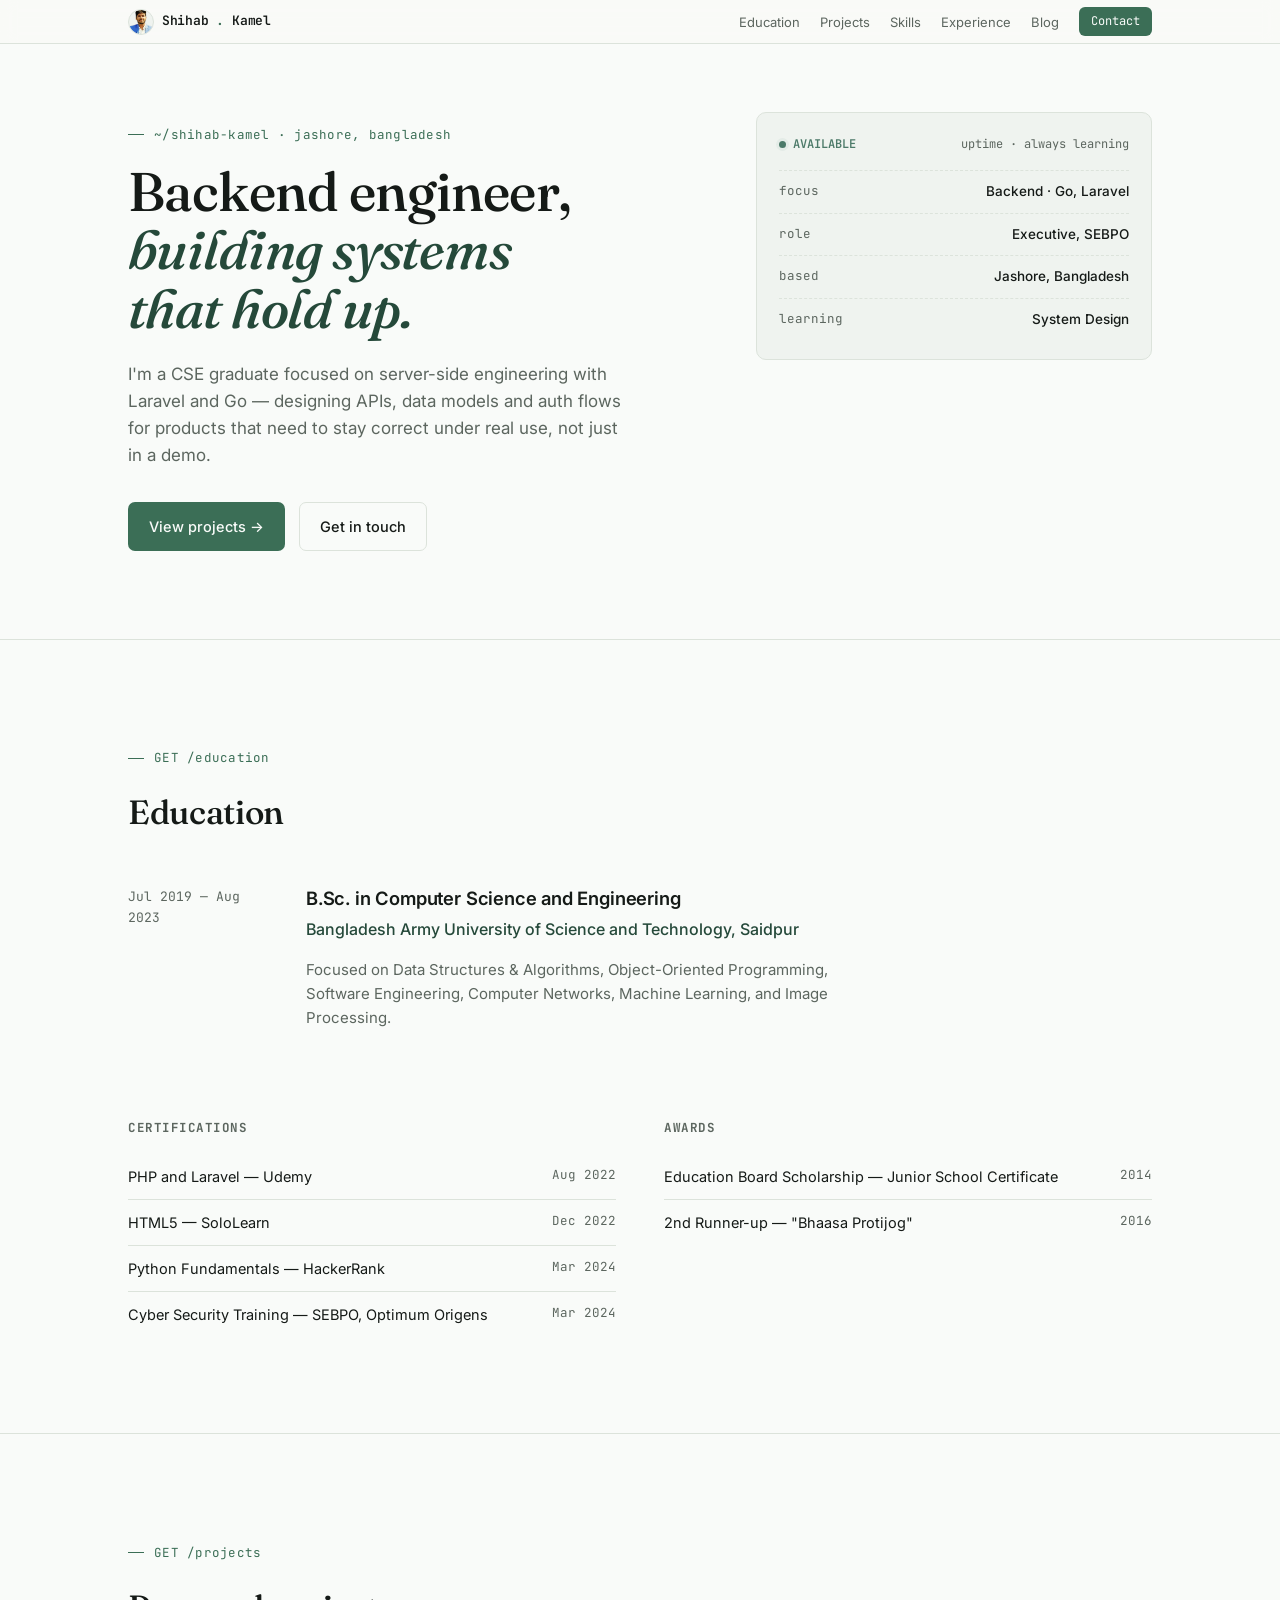
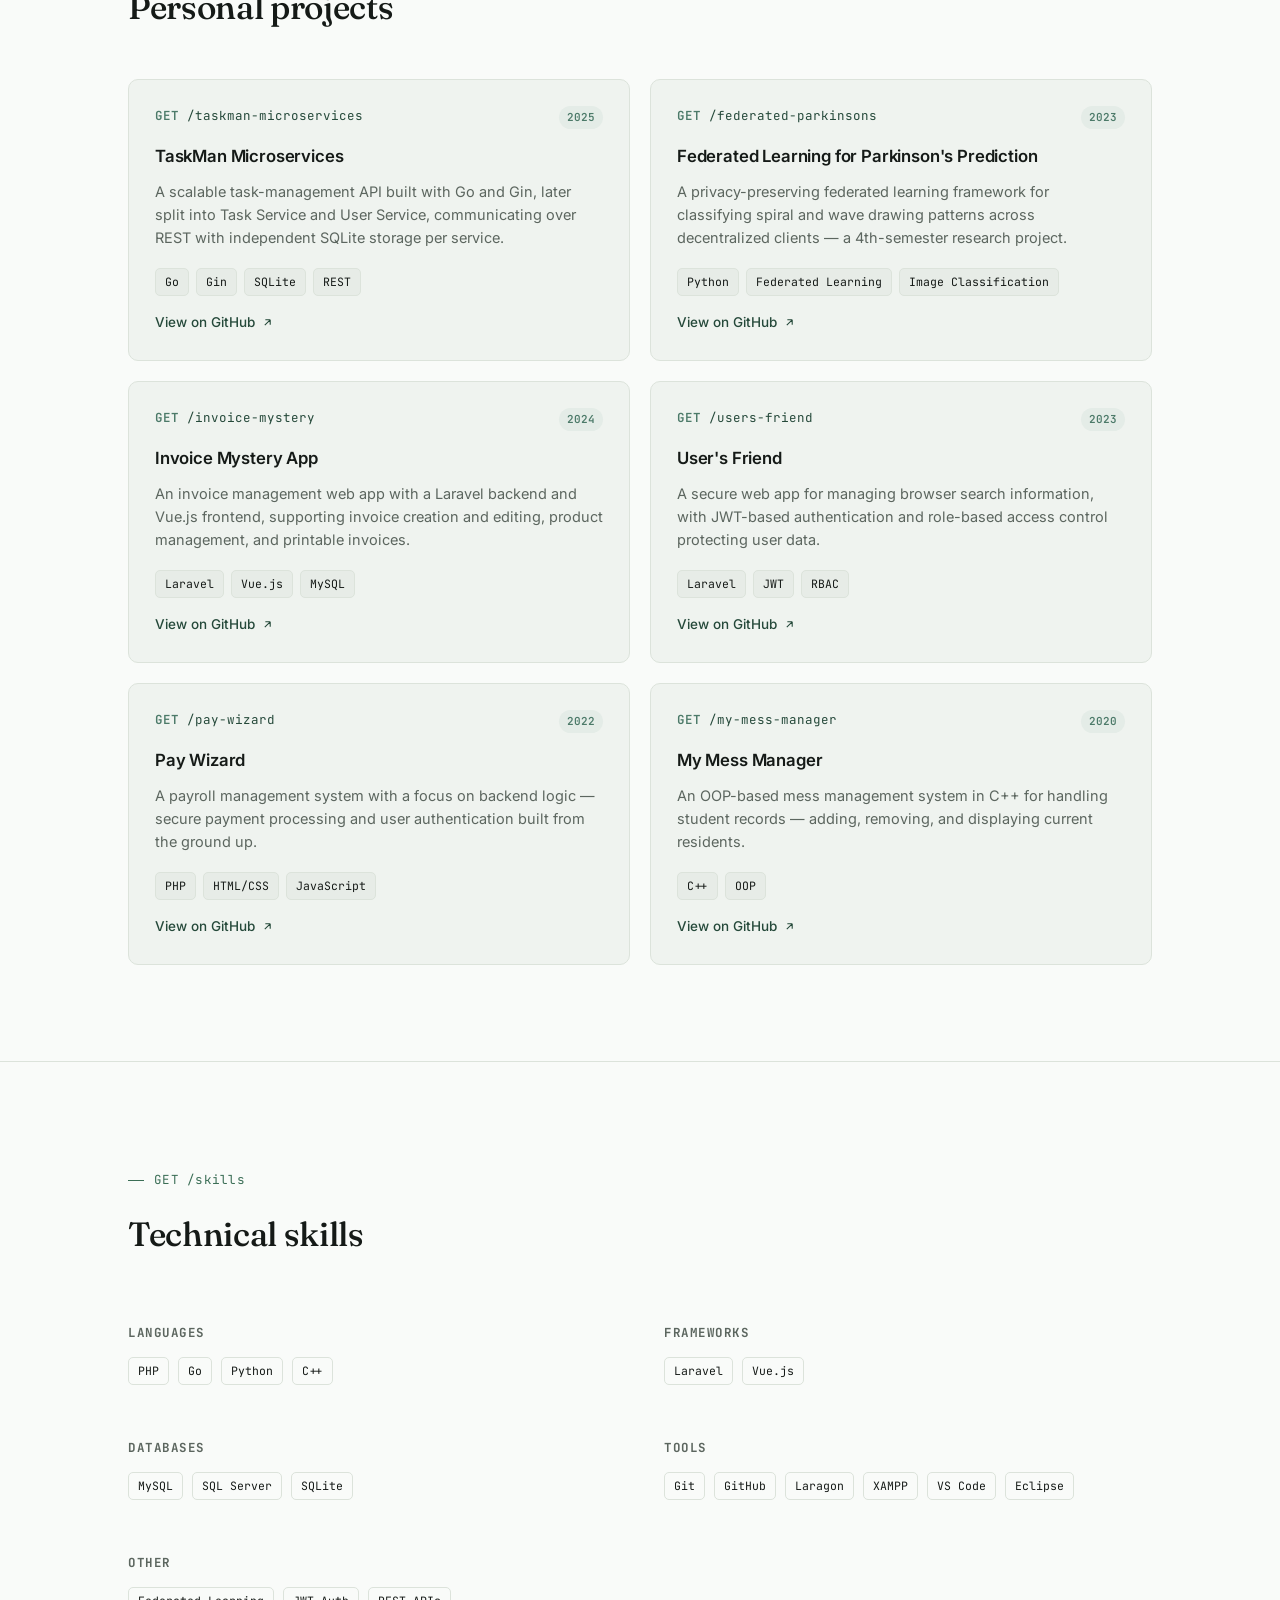
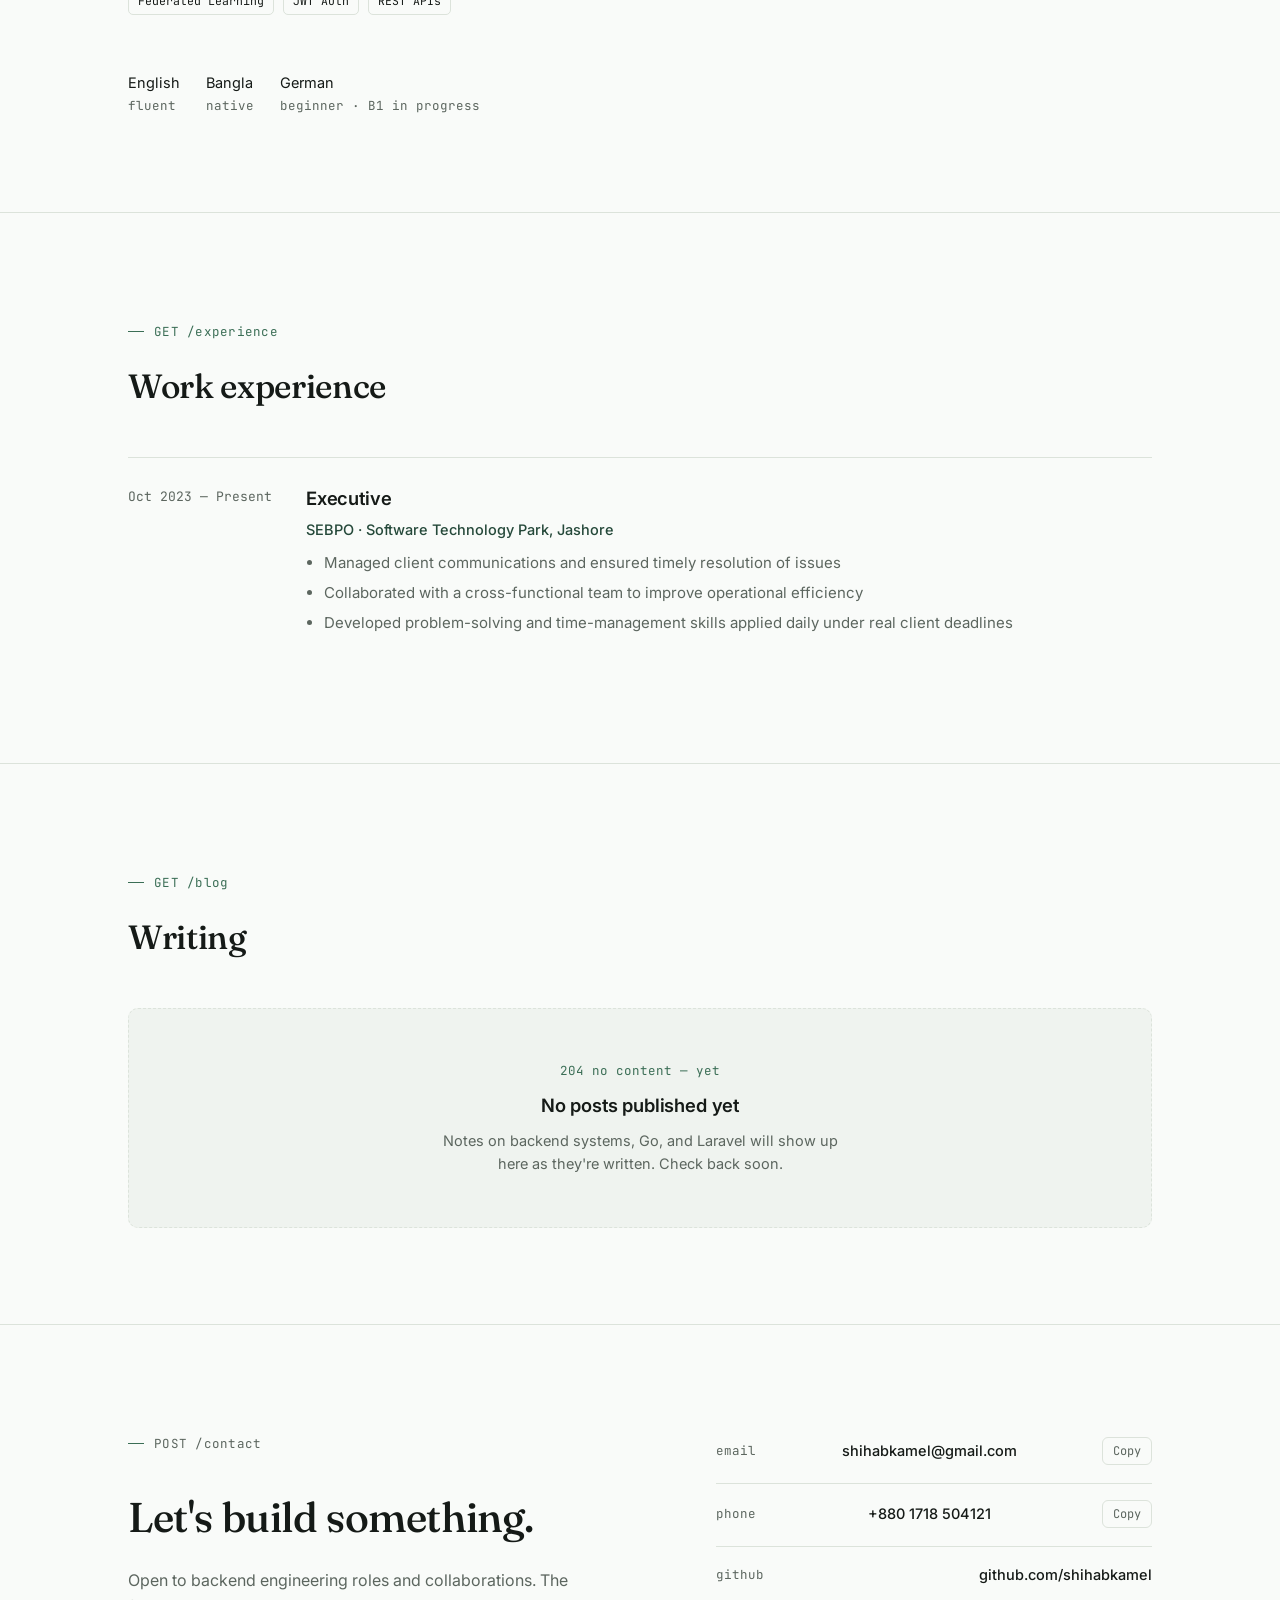
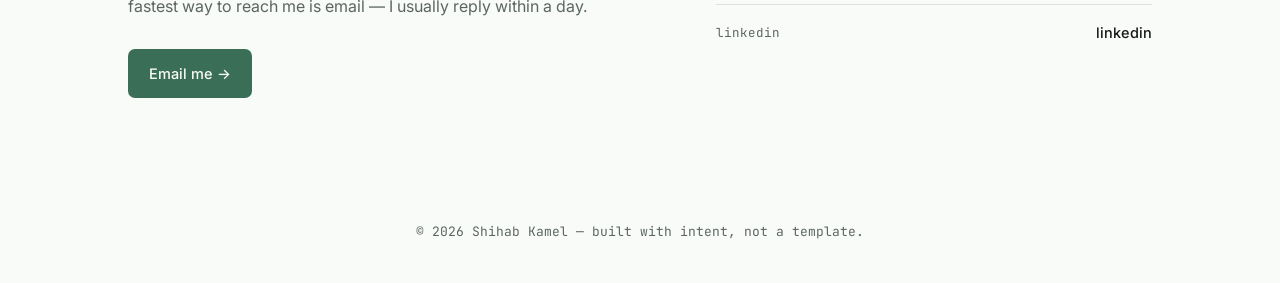
<file: index.html>
<!DOCTYPE html>
<html lang="en">

<head>
  <meta charset="UTF-8">
  <meta name="viewport" content="width=device-width, initial-scale=1.0">
  <title>Shihab Kamel — Backend Engineer</title>
  <meta name="description"
    content="Shihab Kamel — Backend engineer specializing in Laravel, Go and scalable, secure web systems.">
  <link rel="preconnect" href="https://fonts.googleapis.com">
  <link rel="preconnect" href="https://fonts.gstatic.com" crossorigin>
  <link
    href="https://fonts.googleapis.com/css2?family=Fraunces:opsz,wght@9..144,300;9..144,400;9..144,500;9..144,600&family=Inter:wght@400;500;600;700&family=JetBrains+Mono:wght@400;500;600&display=swap"
    rel="stylesheet">

  <link rel="stylesheet" href="style.css">

</head>

<body>

  <header>
    <div class="nav-inner">
      <a href="#home" class="logo"><img
          src="[data-uri]"
          alt="Shihab Kamel">Shihab<span>.</span>Kamel</a>
      <button class="menu-btn" id="menuBtn" aria-label="Toggle menu" aria-expanded="false">
        <span></span><span></span><span></span>
      </button>
      <ul class="links" id="navLinks">
        <li><a href="#education">Education</a></li>
        <li><a href="#projects">Projects</a></li>
        <li><a href="#skills">Skills</a></li>
        <li><a href="#experience">Experience</a></li>
        <li><a href="#blog">Blog</a></li>
        <li><a href="#contact" class="nav-cta">Contact</a></li>
      </ul>
    </div>
  </header>

  <main>

    <!-- HERO -->
    <section id="home">
      <div class="wrap">
        <div class="hero-grid">
          <div class="hero">
            <p class="eyebrow mono">~/shihab-kamel · jashore, bangladesh</p>
            <h1>Backend engineer, <em>building systems<br>that hold up.</em></h1>
            <p class="lede">I'm a CSE graduate focused on server-side engineering with Laravel and Go — designing APIs,
              data models and auth flows for products that need to stay correct under real use, not just in a demo.</p>
            <div class="hero-actions">
              <a href="#projects" class="btn btn-primary">View projects →</a>
              <a href="#contact" class="btn btn-ghost">Get in touch</a>
            </div>
          </div>
          <div class="status-card">
            <div class="status-head">
              <span class="status-dot">AVAILABLE</span>
              <span>uptime · always learning</span>
            </div>
            <div class="status-row"><span class="k">focus</span><span class="v">Backend · Go, Laravel</span></div>
            <div class="status-row"><span class="k">role</span><span class="v">Executive, SEBPO</span></div>
            <div class="status-row"><span class="k">based</span><span class="v">Jashore, Bangladesh</span></div>
            <div class="status-row"><span class="k">learning</span><span class="v">System Design</span></div>
          </div>
        </div>
      </div>
    </section>

    <!-- EDUCATION -->
    <section id="education">
      <div class="wrap reveal">
        <p class="eyebrow">GET /education</p>
        <div class="section-head">
          <h2>Education</h2>
        </div>

        <div class="edu-card">
          <div class="timeline-date">Jul 2019 — Aug 2023</div>
          <div>
            <h3>B.Sc. in Computer Science and Engineering</h3>
            <div class="edu-org">Bangladesh Army University of Science and Technology, Saidpur</div>
            <p class="edu-focus">Focused on Data Structures &amp; Algorithms, Object-Oriented Programming, Software
              Engineering, Computer Networks, Machine Learning, and Image Processing.</p>
          </div>
        </div>

        <div class="cred-columns">
          <div>
            <h4>Certifications</h4>
            <div class="cred-row"><span>PHP and Laravel — Udemy</span><span class="date">Aug 2022</span></div>
            <div class="cred-row"><span>HTML5 — SoloLearn</span><span class="date">Dec 2022</span></div>
            <div class="cred-row"><span>Python Fundamentals — HackerRank</span><span class="date">Mar 2024</span></div>
            <div class="cred-row"><span>Cyber Security Training — SEBPO, Optimum Origens</span><span class="date">Mar
                2024</span></div>
          </div>
          <div>
            <h4>Awards</h4>
            <div class="cred-row"><span>Education Board Scholarship — Junior School Certificate</span><span
                class="date">2014</span></div>
            <div class="cred-row"><span>2nd Runner-up — "Bhaasa Protijog"</span><span class="date">2016</span></div>
          </div>
        </div>
      </div>
    </section>

    <!-- PROJECTS -->
    <section id="projects">
      <div class="wrap reveal">
        <p class="eyebrow">GET /projects</p>
        <div class="section-head">
          <h2>Personal projects</h2>
        </div>

        <div class="project-grid">

          <div class="card">
            <div class="card-top">
              <span class="route"><span class="method">GET</span> /taskman-microservices</span>
              <span class="badge">2025</span>
            </div>
            <h3>TaskMan Microservices</h3>
            <p>A scalable task-management API built with Go and Gin, later split into Task Service and User Service,
              communicating over REST with independent SQLite storage per service.</p>
            <div class="tag-row">
              <span class="tag">Go</span><span class="tag">Gin</span><span class="tag">SQLite</span><span
                class="tag">REST</span>
            </div>
            <a href="https://github.com/shihabkamel/Task-Management-Microservices" class="card-link">View on GitHub <svg
                viewBox="0 0 24 24" fill="none" stroke="currentColor" stroke-width="2">
                <path d="M7 17L17 7M17 7H8M17 7V16" />
              </svg></a>
          </div>

          <div class="card">
            <div class="card-top">
              <span class="route"><span class="method">GET</span> /federated-parkinsons</span>
              <span class="badge">2023</span>
            </div>
            <h3>Federated Learning for Parkinson's Prediction</h3>
            <p>A privacy-preserving federated learning framework for classifying spiral and wave drawing patterns across
              decentralized clients — a 4th-semester research project.</p>
            <div class="tag-row">
              <span class="tag">Python</span><span class="tag">Federated Learning</span><span class="tag">Image
                Classification</span>
            </div>
            <a href="https://github.com/shihabkamel/A-federated-learning-approach-for-detecting-parkinson-disease"
              class="card-link">View on GitHub <svg viewBox="0 0 24 24" fill="none" stroke="currentColor"
                stroke-width="2">
                <path d="M7 17L17 7M17 7H8M17 7V16" />
              </svg></a>
          </div>

          <div class="card">
            <div class="card-top">
              <span class="route"><span class="method">GET</span> /invoice-mystery</span>
              <span class="badge">2024</span>
            </div>
            <h3>Invoice Mystery App</h3>
            <p>An invoice management web app with a Laravel backend and Vue.js frontend, supporting invoice creation and
              editing, product management, and printable invoices.</p>
            <div class="tag-row">
              <span class="tag">Laravel</span><span class="tag">Vue.js</span><span class="tag">MySQL</span>
            </div>
            <a href="https://github.com/shihabkamel/invoice-app" class="card-link">View on GitHub <svg
                viewBox="0 0 24 24" fill="none" stroke="currentColor" stroke-width="2">
                <path d="M7 17L17 7M17 7H8M17 7V16" />
              </svg></a>
          </div>

          <div class="card">
            <div class="card-top">
              <span class="route"><span class="method">GET</span> /users-friend</span>
              <span class="badge">2023</span>
            </div>
            <h3>User's Friend</h3>
            <p>A secure web app for managing browser search information, with JWT-based authentication and role-based
              access control protecting user data.</p>
            <div class="tag-row">
              <span class="tag">Laravel</span><span class="tag">JWT</span><span class="tag">RBAC</span>
            </div>
            <a href="https://github.com/shihabkamel/friendzone" class="card-link">View on GitHub <svg
                viewBox="0 0 24 24" fill="none" stroke="currentColor" stroke-width="2">
                <path d="M7 17L17 7M17 7H8M17 7V16" />
              </svg></a>
          </div>

          <div class="card">
            <div class="card-top">
              <span class="route"><span class="method">GET</span> /pay-wizard</span>
              <span class="badge">2022</span>
            </div>
            <h3>Pay Wizard</h3>
            <p>A payroll management system with a focus on backend logic — secure payment processing and user
              authentication built from the ground up.</p>
            <div class="tag-row">
              <span class="tag">PHP</span><span class="tag">HTML/CSS</span><span class="tag">JavaScript</span>
            </div>
            <a href="https://github.com/shihabkamel/Payroll-management-system" class="card-link">View on GitHub <svg
                viewBox="0 0 24 24" fill="none" stroke="currentColor" stroke-width="2">
                <path d="M7 17L17 7M17 7H8M17 7V16" />
              </svg></a>
          </div>

          <div class="card">
            <div class="card-top">
              <span class="route"><span class="method">GET</span> /my-mess-manager</span>
              <span class="badge">2020</span>
            </div>
            <h3>My Mess Manager</h3>
            <p>An OOP-based mess management system in C++ for handling student records — adding, removing, and
              displaying current residents.</p>
            <div class="tag-row">
              <span class="tag">C++</span><span class="tag">OOP</span>
            </div>
            <a href="https://github.com/shihabkamel/Mess-meal-history-books" class="card-link">View on GitHub <svg
                viewBox="0 0 24 24" fill="none" stroke="currentColor" stroke-width="2">
                <path d="M7 17L17 7M17 7H8M17 7V16" />
              </svg></a>
          </div>

        </div>
      </div>
    </section>

    <!-- SKILLS -->
    <section id="skills">
      <div class="wrap reveal">
        <p class="eyebrow">GET /skills</p>
        <div class="section-head">
          <h2>Technical skills</h2>
        </div>

        <div class="skills-grid">
          <div class="skill-group">
            <h4>Languages</h4>
            <div class="skill-tags">
              <span class="tag">PHP</span><span class="tag">Go</span><span class="tag">Python</span><span
                class="tag">C++</span>
            </div>
          </div>
          <div class="skill-group">
            <h4>Frameworks</h4>
            <div class="skill-tags">
              <span class="tag">Laravel</span><span class="tag">Vue.js</span>
            </div>
          </div>
          <div class="skill-group">
            <h4>Databases</h4>
            <div class="skill-tags">
              <span class="tag">MySQL</span><span class="tag">SQL Server</span><span class="tag">SQLite</span>
            </div>
          </div>
          <div class="skill-group">
            <h4>Tools</h4>
            <div class="skill-tags">
              <span class="tag">Git</span><span class="tag">GitHub</span><span class="tag">Laragon</span><span
                class="tag">XAMPP</span><span class="tag">VS Code</span><span class="tag">Eclipse</span>
            </div>
          </div>
          <div class="skill-group">
            <h4>Other</h4>
            <div class="skill-tags">
              <span class="tag">Federated Learning</span><span class="tag">JWT Auth</span><span class="tag">REST
                APIs</span>
            </div>
          </div>
        </div>

        <div class="lang-row">
          <div class="lang-item">English <span class="lvl">fluent</span></div>
          <div class="lang-item">Bangla <span class="lvl">native</span></div>
          <div class="lang-item">German <span class="lvl">beginner · B1 in progress</span></div>
        </div>
      </div>
    </section>

    <!-- EXPERIENCE -->
    <section id="experience">
      <div class="wrap reveal">
        <p class="eyebrow">GET /experience</p>
        <div class="section-head">
          <h2>Work experience</h2>
        </div>

        <div class="timeline-item">
          <div class="timeline-date">Oct 2023 — Present</div>
          <div class="timeline-body">
            <h3>Executive</h3>
            <div class="timeline-org">SEBPO · Software Technology Park, Jashore</div>
            <ul>
              <li>Managed client communications and ensured timely resolution of issues</li>
              <li>Collaborated with a cross-functional team to improve operational efficiency</li>
              <li>Developed problem-solving and time-management skills applied daily under real client deadlines</li>
            </ul>
          </div>
        </div>
      </div>
    </section>

    <!-- BLOG -->
    <section id="blog">
      <div class="wrap reveal">
        <p class="eyebrow">GET /blog</p>
        <div class="section-head">
          <h2>Writing</h2>
        </div>

        <div id="blogContainer">
          <div class="empty-state">
            <span class="mono">204 no content — yet</span>
            <h3>No posts published yet</h3>
            <p>Notes on backend systems, Go, and Laravel will show up here as they're written. Check back soon.</p>
          </div>
        </div>
      </div>
    </section>

    <!-- CONTACT -->
    <section id="contact">
      <div class="wrap reveal">
        <div class="contact-grid">
          <div>
            <p class="eyebrow">POST /contact</p>
            <h2>Let's build something.</h2>
            <p>Open to backend engineering roles and collaborations. The fastest way to reach me is email — I usually
              reply within a day.</p>
            <a href="mailto:shihabkamel@gmail.com" class="btn btn-primary">Email me →</a>
          </div>
          <ul class="contact-list">
            <li>
              <span class="k">email</span>
              <span class="v">shihabkamel@gmail.com</span>
              <button class="copy-btn" data-copy="shihabkamel@gmail.com">Copy</button>
            </li>
            <li>
              <span class="k">phone</span>
              <span class="v">+880 1718 504121</span>
              <button class="copy-btn" data-copy="+8801718504121">Copy</button>
            </li>
            <li>
              <span class="k">github</span>
              <a class="v" href="https://github.com/shihabkamel">github.com/shihabkamel</a>
            </li>
            <li>
              <span class="k">linkedin</span>
              <a class="v" href="https://www.linkedin.com/in/shihab-kamel-458347200/">linkedin</a>
            </li>
          </ul>
        </div>
      </div>
    </section>

  </main>

  <footer>
    © <span id="year"></span> Shihab Kamel — built with intent, not a template.
  </footer>

  <script>
    document.getElementById('year').textContent = new Date().getFullYear();

    // mobile menu
    const menuBtn = document.getElementById('menuBtn');
    const navLinks = document.getElementById('navLinks');
    menuBtn.addEventListener('click', () => {
      const isOpen = navLinks.classList.toggle('open');
      menuBtn.setAttribute('aria-expanded', isOpen);
    });
    navLinks.querySelectorAll('a').forEach(a => a.addEventListener('click', () => {
      navLinks.classList.remove('open');
      menuBtn.setAttribute('aria-expanded', 'false');
    }));

    // scroll reveal
    const revealEls = document.querySelectorAll('.reveal');
    if ('IntersectionObserver' in window) {
      const io = new IntersectionObserver((entries) => {
        entries.forEach(e => {
          if (e.isIntersecting) {
            e.target.classList.add('in');
            io.unobserve(e.target);
          }
        });
      }, { threshold: 0.12 });
      revealEls.forEach(el => io.observe(el));
    } else {
      revealEls.forEach(el => el.classList.add('in'));
    }

    // copy buttons
    document.querySelectorAll('.copy-btn').forEach(btn => {
      btn.addEventListener('click', async () => {
        const text = btn.getAttribute('data-copy');
        try {
          await navigator.clipboard.writeText(text);
          const original = btn.textContent;
          btn.textContent = 'Copied';
          setTimeout(() => { btn.textContent = original; }, 1500);
        } catch (e) {
          btn.textContent = text;
        }
      });
    });

    // ---------- blog: fetch published posts from the API ----------
    // Set this once the API is deployed on Render, e.g.
    // const BLOG_API_BASE = 'https://blog-api-xxxx.onrender.com/api';
    const BLOG_API_BASE = 'https://blog-api-o6th.onrender.com/api';

    async function loadBlogPosts() {
      if (!BLOG_API_BASE) return; // no API configured yet — keep the static empty state

      const container = document.getElementById('blogContainer');
      try {
        const res = await fetch(BLOG_API_BASE + '/posts');
        if (!res.ok) throw new Error('request failed');
        const posts = await res.json();

        if (!posts.length) return; // keep the existing empty state markup

        container.innerHTML = '';
        posts.forEach(post => {
          const card = document.createElement('div');
          card.className = 'blog-card';
          const date = post.published_at
            ? new Date(post.published_at).toLocaleDateString('en-US', { year: 'numeric', month: 'short', day: 'numeric' })
            : '';
          card.innerHTML = `
          <div class="blog-card-head">
            <h3>${escapeHtml(post.title)}</h3>
            <span class="date">${date}</span>
          </div>
          <p class="excerpt">${escapeHtml(post.excerpt || '')}</p>
          <span class="read-more">Read more →</span>
          <div class="expand"></div>
        `;
          card.addEventListener('click', () => toggleBlogCard(card, post.slug));
          container.appendChild(card);
        });
      } catch (err) {
        // API unreachable or not deployed yet — leave the static empty state in place
      }
    }

    async function toggleBlogCard(card, slug) {
      const expand = card.querySelector('.expand');
      const isOpen = card.classList.contains('open');

      if (isOpen) {
        card.classList.remove('open');
        return;
      }

      if (!expand.dataset.loaded) {
        try {
          const res = await fetch(BLOG_API_BASE + '/posts/' + encodeURIComponent(slug));
          const post = await res.json();
          expand.textContent = post.content || '';
          expand.dataset.loaded = 'true';
        } catch (err) {
          expand.textContent = 'Could not load this post right now.';
        }
      }
      card.classList.add('open');
    }

    function escapeHtml(s) {
      return String(s).replace(/[&<>"']/g, c => ({ '&': '&amp;', '<': '&lt;', '>': '&gt;', '"': '&quot;', "'": '&#39;' }[c]));
    }

    loadBlogPosts();
  </script>

</body>

</html>
</file>
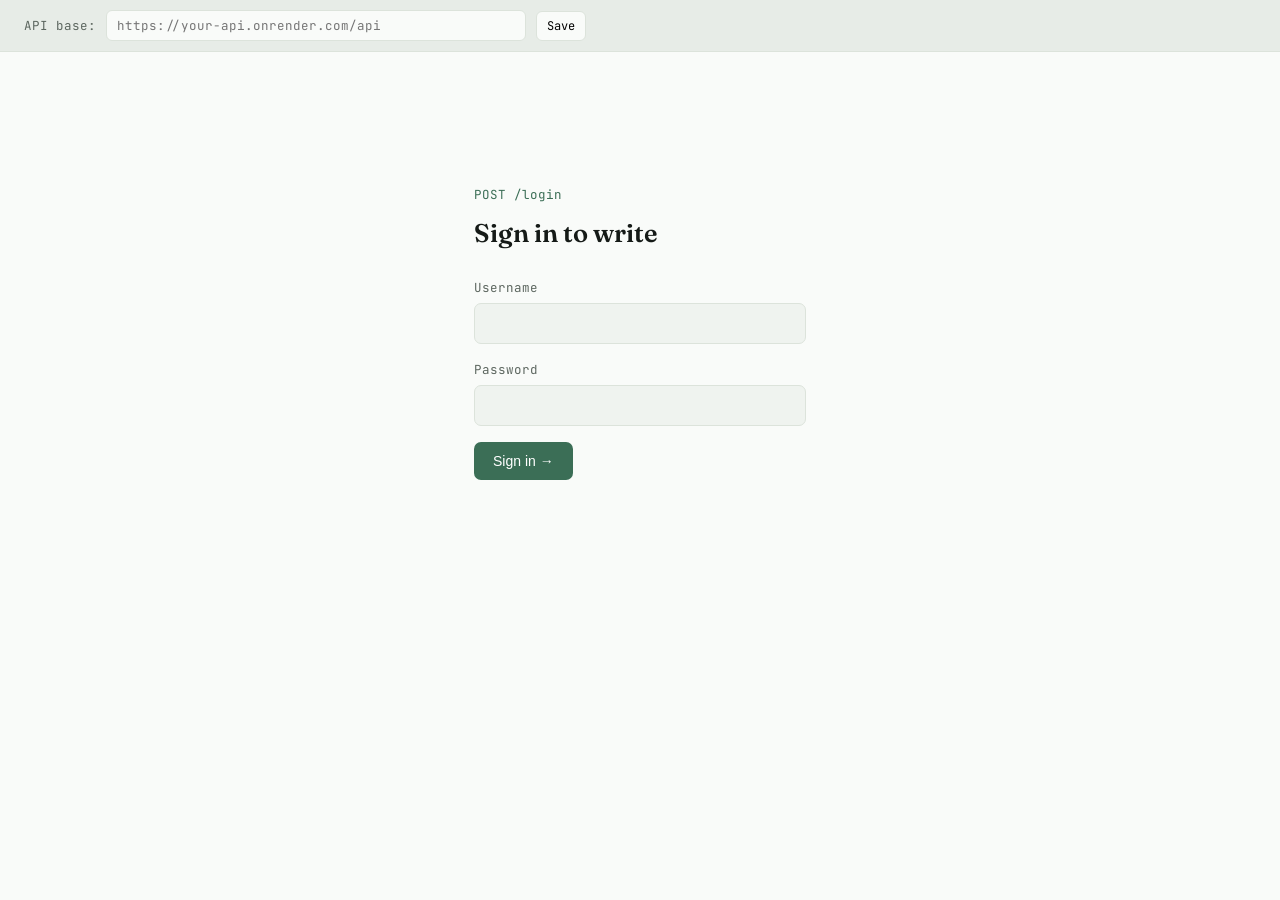
<file: admin.html>
<!DOCTYPE html>
<html lang="en">
<head>
<meta charset="UTF-8">
<meta name="viewport" content="width=device-width, initial-scale=1.0">
<title>Admin — Shihab Kamel</title>
<meta name="robots" content="noindex, nofollow">
<link href="https://fonts.googleapis.com/css2?family=Fraunces:opsz,wght@9..144,500;9..144,600&family=Inter:wght@400;500;600;700&family=JetBrains+Mono:wght@400;500;600&display=swap" rel="stylesheet">
<style>
  :root{
    --paper:#F9FBF9; --surface:#EFF3EF; --surface-2:#E7ECE7;
    --ink:#151A17; --muted:#5C665F; --line:#DCE3DB;
    --accent:#3B6E56; --accent-ink:#25493A; --accent-soft:#E4EEE7;
    --danger:#8A3B3B; --danger-soft:#F3E6E6;
    --radius:9px;
  }
  *{box-sizing:border-box;}
  body{
    margin:0; background:var(--paper); color:var(--ink);
    font-family:'Inter',sans-serif; font-size:15px; line-height:1.55;
  }
  h1,h2{font-family:'Fraunces',serif; font-weight:600; margin:0;}
  .mono{font-family:'JetBrains Mono',monospace;}
  a{color:inherit;}

  /* ---- config bar ---- */
  #configBar{
    background:var(--surface-2); border-bottom:1px solid var(--line);
    padding:10px 24px; font-size:12.5px; display:flex; gap:10px; align-items:center;
    font-family:'JetBrains Mono',monospace; color:var(--muted);
  }
  #configBar input{
    flex:1; max-width:420px; padding:6px 10px; border:1px solid var(--line);
    border-radius:6px; font-family:'JetBrains Mono',monospace; font-size:12.5px;
    background:var(--paper); color:var(--ink);
  }
  #configBar button{
    font-family:'JetBrains Mono',monospace; font-size:12px; padding:6px 10px;
    border-radius:6px; border:1px solid var(--line); background:var(--paper); cursor:pointer;
  }

  .wrap{max-width:880px; margin:0 auto; padding:40px 24px 80px;}

  /* ---- login ---- */
  #loginView{max-width:380px; margin:80px auto 0;}
  #loginView p.eyebrow{font-family:'JetBrains Mono',monospace; font-size:12.5px; color:var(--accent); margin-bottom:10px;}
  #loginView h1{font-size:1.6rem; margin-bottom:24px;}
  .field{margin-bottom:16px;}
  .field label{display:block; font-size:12.5px; font-family:'JetBrains Mono',monospace; color:var(--muted); margin-bottom:6px;}
  .field input, .field textarea{
    width:100%; padding:11px 13px; border:1px solid var(--line); border-radius:7px;
    background:var(--surface); color:var(--ink); font-family:'Inter',sans-serif; font-size:14.5px;
  }
  .field input:focus, .field textarea:focus{outline:2px solid var(--accent); outline-offset:1px;}
  .field textarea{font-family:'JetBrains Mono',monospace; font-size:13.5px; resize:vertical;}

  .btn{
    font-size:14px; font-weight:500; padding:10px 18px; border-radius:7px;
    border:1px solid transparent; cursor:pointer; display:inline-flex; align-items:center; gap:6px;
  }
  .btn-primary{background:var(--accent); color:#fff;}
  .btn-primary:hover{background:var(--accent-ink);}
  .btn-ghost{background:transparent; border-color:var(--line); color:var(--ink);}
  .btn-ghost:hover{border-color:var(--ink);}
  .btn-danger{background:var(--danger-soft); color:var(--danger); border-color:var(--danger-soft);}
  .btn-danger:hover{background:var(--danger); color:#fff;}
  .btn:disabled{opacity:0.5; cursor:not-allowed;}

  #loginError{color:var(--danger); font-size:13.5px; margin-top:10px; display:none;}

  /* ---- dashboard ---- */
  #dashView{display:none;}
  .dash-head{display:flex; justify-content:space-between; align-items:baseline; margin-bottom:32px; flex-wrap:wrap; gap:14px;}
  .dash-head p.eyebrow{font-family:'JetBrains Mono',monospace; font-size:12.5px; color:var(--accent); margin-bottom:6px;}

  .post-row{
    display:flex; align-items:center; justify-content:space-between; gap:14px;
    padding:16px 0; border-top:1px solid var(--line);
  }
  .post-row:first-of-type{border-top:none;}
  .post-title{font-weight:600; margin-bottom:4px;}
  .post-meta{font-family:'JetBrains Mono',monospace; font-size:12px; color:var(--muted); display:flex; gap:10px; align-items:center;}
  .status-pill{
    font-size:11px; padding:2px 8px; border-radius:20px; font-family:'JetBrains Mono',monospace;
  }
  .status-pill.published{background:var(--accent-soft); color:var(--accent-ink);}
  .status-pill.draft{background:var(--surface-2); color:var(--muted);}
  .post-actions{display:flex; gap:8px; flex-shrink:0;}
  .post-actions button{font-size:12.5px; padding:6px 12px;}

  #emptyPosts{
    border:1px dashed var(--line); border-radius:var(--radius); padding:40px 20px;
    text-align:center; color:var(--muted); font-size:14px; display:none;
  }

  /* ---- editor ---- */
  #editorView{display:none;}
  .editor-head{display:flex; justify-content:space-between; align-items:center; margin-bottom:24px;}
  .checkbox-row{display:flex; align-items:center; gap:8px; margin-bottom:20px;}
  .checkbox-row input{width:16px; height:16px;}
  .checkbox-row label{font-size:14px; font-family:'Inter',sans-serif; color:var(--ink);}
  .editor-actions{display:flex; gap:10px; margin-top:24px; align-items:center;}
  #saveMsg{font-size:13px; color:var(--accent-ink); font-family:'JetBrains Mono',monospace;}
  .helptext{font-size:12.5px; color:var(--muted); margin-top:4px;}
</style>
</head>
<body>

<div id="configBar">
  <span>API base:</span>
  <input id="apiBaseInput" type="text" placeholder="https://your-api.onrender.com/api">
  <button id="saveApiBase">Save</button>
  <span id="apiBaseStatus"></span>
</div>

<!-- LOGIN -->
<div id="loginView" class="wrap">
  <p class="eyebrow mono">POST /login</p>
  <h1>Sign in to write</h1>
  <form id="loginForm">
    <div class="field">
      <label for="username">Username</label>
      <input id="username" type="text" autocomplete="username" required>
    </div>
    <div class="field">
      <label for="password">Password</label>
      <input id="password" type="password" autocomplete="current-password" required>
    </div>
    <button type="submit" class="btn btn-primary">Sign in →</button>
    <p id="loginError">Invalid username or password.</p>
  </form>
</div>

<!-- DASHBOARD -->
<div id="dashView" class="wrap">
  <div class="dash-head">
    <div>
      <p class="eyebrow mono">GET /admin/posts</p>
      <h2>Your posts</h2>
    </div>
    <div style="display:flex; gap:10px;">
      <button class="btn btn-primary" id="newPostBtn">New post +</button>
      <button class="btn btn-ghost" id="logoutBtn">Log out</button>
    </div>
  </div>
  <div id="postList"></div>
  <div id="emptyPosts">No posts yet — click "New post" to write your first one.</div>
</div>

<!-- EDITOR -->
<div id="editorView" class="wrap">
  <div class="editor-head">
    <h2 id="editorTitle">New post</h2>
    <button class="btn btn-ghost" id="backToDashBtn">← Back</button>
  </div>
  <form id="postForm">
    <input type="hidden" id="postId">
    <div class="field">
      <label for="titleInput">Title</label>
      <input id="titleInput" type="text" required>
    </div>
    <div class="field">
      <label for="slugInput">Slug (URL path — leave blank to auto-generate)</label>
      <input id="slugInput" type="text" placeholder="my-post-title">
    </div>
    <div class="field">
      <label for="excerptInput">Excerpt (shown in the post list)</label>
      <input id="excerptInput" type="text">
    </div>
    <div class="field">
      <label for="contentInput">Content (Markdown)</label>
      <textarea id="contentInput" rows="14" required></textarea>
      <p class="helptext">Written as plain Markdown — the public site renders it as-is for now.</p>
    </div>
    <div class="checkbox-row">
      <input type="checkbox" id="publishedInput">
      <label for="publishedInput">Published (visible on the public site)</label>
    </div>
    <div class="editor-actions">
      <button type="submit" class="btn btn-primary" id="saveBtn">Save post</button>
      <button type="button" class="btn btn-danger" id="deleteBtn" style="display:none;">Delete</button>
      <span id="saveMsg"></span>
    </div>
  </form>
</div>

<script>
  // ---------- config ----------
  const LS_API_BASE = 'blog_admin_api_base';
  const LS_TOKEN = 'blog_admin_token';

  const apiBaseInput = document.getElementById('apiBaseInput');
  const apiBaseStatus = document.getElementById('apiBaseStatus');
  apiBaseInput.value = localStorage.getItem(LS_API_BASE) || '';

  document.getElementById('saveApiBase').addEventListener('click', () => {
    localStorage.setItem(LS_API_BASE, apiBaseInput.value.trim());
    apiBaseStatus.textContent = 'saved';
    setTimeout(() => apiBaseStatus.textContent = '', 1500);
  });

  function apiBase(){ return (localStorage.getItem(LS_API_BASE) || '').replace(/\/+$/,''); }
  function token(){ return localStorage.getItem(LS_TOKEN); }

  async function api(path, options = {}) {
    const headers = Object.assign({ 'Content-Type': 'application/json' }, options.headers || {});
    if (token()) headers['Authorization'] = 'Bearer ' + token();
    const res = await fetch(apiBase() + path, Object.assign({}, options, { headers }));
    if (res.status === 401 || res.status === 403) {
      logout();
      throw new Error('Session expired — please sign in again.');
    }
    if (!res.ok) {
      const body = await res.json().catch(() => ({}));
      throw new Error(body.error || 'Request failed');
    }
    return res.status === 204 ? null : res.json();
  }

  // ---------- views ----------
  const loginView = document.getElementById('loginView');
  const dashView = document.getElementById('dashView');
  const editorView = document.getElementById('editorView');

  function showView(view) {
    [loginView, dashView, editorView].forEach(v => v.style.display = 'none');
    view.style.display = 'block';
  }

  function logout() {
    localStorage.removeItem(LS_TOKEN);
    showView(loginView);
  }
  document.getElementById('logoutBtn').addEventListener('click', logout);

  // ---------- login ----------
  document.getElementById('loginForm').addEventListener('submit', async (e) => {
    e.preventDefault();
    const errEl = document.getElementById('loginError');
    errEl.style.display = 'none';
    if (!apiBase()) {
      errEl.textContent = 'Set the API base URL above first.';
      errEl.style.display = 'block';
      return;
    }
    try {
      const data = await api('/login', {
        method: 'POST',
        body: JSON.stringify({
          username: document.getElementById('username').value,
          password: document.getElementById('password').value,
        }),
      });
      localStorage.setItem(LS_TOKEN, data.token);
      await loadDashboard();
    } catch (err) {
      errEl.textContent = err.message || 'Invalid username or password.';
      errEl.style.display = 'block';
    }
  });

  // ---------- dashboard ----------
  async function loadDashboard() {
    showView(dashView);
    const list = document.getElementById('postList');
    const empty = document.getElementById('emptyPosts');
    list.innerHTML = '';
    try {
      const posts = await api('/admin/posts');
      if (!posts.length) {
        empty.style.display = 'block';
        return;
      }
      empty.style.display = 'none';
      posts.forEach(p => {
        const row = document.createElement('div');
        row.className = 'post-row';
        row.innerHTML = `
          <div>
            <div class="post-title">${escapeHtml(p.title)}</div>
            <div class="post-meta">
              <span class="status-pill ${p.published ? 'published' : 'draft'}">${p.published ? 'published' : 'draft'}</span>
              <span>/${escapeHtml(p.slug)}</span>
            </div>
          </div>
          <div class="post-actions">
            <button class="btn btn-ghost" data-edit="${p.id}">Edit</button>
          </div>`;
        list.appendChild(row);
      });
      list.querySelectorAll('[data-edit]').forEach(btn => {
        btn.addEventListener('click', () => openEditor(btn.getAttribute('data-edit')));
      });
    } catch (err) {
      list.innerHTML = `<p style="color:var(--danger)">${escapeHtml(err.message)}</p>`;
    }
  }

  function escapeHtml(s) {
    return String(s).replace(/[&<>"']/g, c => ({'&':'&amp;','<':'&lt;','>':'&gt;','"':'&quot;',"'":'&#39;'}[c]));
  }

  document.getElementById('backToDashBtn').addEventListener('click', loadDashboard);

  // ---------- editor ----------
  const postForm = document.getElementById('postForm');
  const deleteBtn = document.getElementById('deleteBtn');
  let currentId = null;

  document.getElementById('newPostBtn').addEventListener('click', () => openEditor(null));

  async function openEditor(id) {
    currentId = id;
    document.getElementById('saveMsg').textContent = '';
    postForm.reset();
    document.getElementById('editorTitle').textContent = id ? 'Edit post' : 'New post';
    deleteBtn.style.display = id ? 'inline-flex' : 'none';

    if (id) {
      try {
        const p = await api('/admin/posts/' + id);
        document.getElementById('postId').value = p.id;
        document.getElementById('titleInput').value = p.title;
        document.getElementById('slugInput').value = p.slug;
        document.getElementById('excerptInput').value = p.excerpt || '';
        document.getElementById('contentInput').value = p.content || '';
        document.getElementById('publishedInput').checked = p.published;
      } catch (err) {
        alert(err.message);
        return;
      }
    }
    showView(editorView);
  }

  postForm.addEventListener('submit', async (e) => {
    e.preventDefault();
    const saveMsg = document.getElementById('saveMsg');
    const payload = {
      title: document.getElementById('titleInput').value,
      slug: document.getElementById('slugInput').value,
      excerpt: document.getElementById('excerptInput').value,
      content: document.getElementById('contentInput').value,
      published: document.getElementById('publishedInput').checked,
    };
    try {
      if (currentId) {
        await api('/admin/posts/' + currentId, { method: 'PUT', body: JSON.stringify(payload) });
      } else {
        await api('/admin/posts', { method: 'POST', body: JSON.stringify(payload) });
      }
      saveMsg.textContent = 'Saved.';
      await loadDashboard();
    } catch (err) {
      saveMsg.textContent = err.message;
      saveMsg.style.color = 'var(--danger)';
    }
  });

  deleteBtn.addEventListener('click', async () => {
    if (!currentId) return;
    if (!confirm('Delete this post? This cannot be undone.')) return;
    try {
      await api('/admin/posts/' + currentId, { method: 'DELETE' });
      await loadDashboard();
    } catch (err) {
      alert(err.message);
    }
  });

  // ---------- boot ----------
  if (token()) {
    loadDashboard().catch(() => showView(loginView));
  } else {
    showView(loginView);
  }
</script>

</body>
</html>
</file>
<file: style.css>
:root {
    --paper: #F9FBF9;
    --surface: #EFF3EF;
    --surface-2: #E7ECE7;
    --ink: #151A17;
    --muted: #5C665F;
    --line: #DCE3DB;
    --accent: #3B6E56;
    --accent-ink: #25493A;
    --accent-soft: #E4EEE7;
    --status: #4C7A69;
    --status-soft: #E4ECE7;
    --radius: 10px;
    --maxw: 1080px;
}

* {
    box-sizing: border-box;
}

html {
    scroll-behavior: smooth;
}

@media (prefers-reduced-motion: reduce) {
    html {
        scroll-behavior: auto;
    }

    * {
        animation-duration: 0.001ms !important;
        animation-iteration-count: 1 !important;
        transition-duration: 0.001ms !important;
        scroll-behavior: auto !important;
    }
}

body {
    margin: 0;
    background: var(--paper);
    color: var(--ink);
    font-family: 'Inter', sans-serif;
    font-size: 16px;
    line-height: 1.6;
    -webkit-font-smoothing: antialiased;
}

h1,
h2,
h3 {
    font-family: 'Fraunces', serif;
    font-weight: 500;
    letter-spacing: -0.01em;
    margin: 0;
    color: var(--ink);
}

a {
    color: inherit;
    text-decoration: none;
}

a:focus-visible,
button:focus-visible,
.card:focus-visible {
    outline: 2px solid var(--accent);
    outline-offset: 3px;
    border-radius: 4px;
}

.mono {
    font-family: 'JetBrains Mono', monospace;
}

.wrap {
    max-width: var(--maxw);
    margin: 0 auto;
    padding: 0 28px;
}

/* ---------- Header ---------- */
header {
    position: fixed;
    top: 0;
    left: 0;
    right: 0;
    z-index: 100;
    background: rgba(250, 250, 247, 0.86);
    backdrop-filter: blur(8px);
    border-bottom: 1px solid var(--line);
}

.nav-inner {
    max-width: var(--maxw);
    margin: 0 auto;
    padding: 7px 28px;
    display: flex;
    align-items: center;
    justify-content: space-between;
}

.logo {
    display: flex;
    align-items: center;
    gap: 8px;
    font-family: 'JetBrains Mono', monospace;
    font-size: 13px;
    font-weight: 600;
    letter-spacing: -0.02em;
}

.logo img {
    width: 26px;
    height: 26px;
    border-radius: 50%;
    object-fit: cover;
    border: 1px solid var(--line);
    background: var(--surface);
}

.logo span {
    color: var(--accent);
}

.links {
    display: flex;
    flex-wrap: nowrap;
    align-items: center;
    gap: 20px;
    list-style: none;
    margin: 0;
    padding: 0;
    white-space: nowrap;
}

.links a {
    font-size: 13px;
    color: var(--muted);
    transition: color .15s ease;
    position: relative;
}

.links a:hover {
    color: var(--ink);
}

.links a.nav-cta {
    font-size: 12px;
    font-family: 'JetBrains Mono', monospace;
    background: var(--accent);
    color: var(--paper);
    padding: 5px 12px;
    border-radius: 6px;
    display: inline-block;
}

.links a.nav-cta:hover {
    background: var(--accent-ink);
    color: var(--paper);
}

.menu-btn {
    display: none;
    background: none;
    border: none;
    cursor: pointer;
    width: 28px;
    height: 28px;
    flex-direction: column;
    justify-content: center;
    gap: 5px;
}

.menu-btn span {
    display: block;
    height: 2px;
    width: 100%;
    background: var(--ink);
}

@media (max-width:760px) {
    .links {
        position: fixed;
        top: 41px;
        left: 0;
        right: 0;
        background: var(--paper);
        border-bottom: 1px solid var(--line);
        flex-direction: column;
        align-items: flex-start;
        white-space: normal;
        padding: 18px 28px 22px;
        gap: 14px;
        transform: translateY(-8px);
        opacity: 0;
        pointer-events: none;
        transition: opacity .18s ease, transform .18s ease;
    }

    .links.open {
        opacity: 1;
        transform: translateY(0);
        pointer-events: auto;
    }

    .links a {
        font-size: 15px;
    }

    .menu-btn {
        display: flex;
    }

    .nav-cta {
        display: none;
    }
}

section {
    padding: 96px 0;
    border-bottom: 1px solid var(--line);
}

section:last-of-type {
    border-bottom: none;
}

.eyebrow {
    font-family: 'JetBrains Mono', monospace;
    font-size: 12.5px;
    color: var(--accent);
    letter-spacing: 0.02em;
    display: flex;
    align-items: center;
    gap: 10px;
    margin-bottom: 18px;
}

.eyebrow::before {
    content: '';
    width: 16px;
    height: 1px;
    background: var(--accent);
    display: inline-block;
}

.reveal {
    opacity: 0;
    transform: translateY(16px);
    transition: opacity .6s ease, transform .6s ease;
}

.reveal.in {
    opacity: 1;
    transform: translateY(0);
}

/* ---------- Hero ---------- */
#home {
    padding-top: 112px;
    padding-bottom: 88px;
    border-bottom: 1px solid var(--line);
}

.hero-grid {
    display: grid;
    grid-template-columns: 1.3fr 0.9fr;
    gap: 56px;
    align-items: start;
}

.hero h1 {
    font-size: clamp(2.3rem, 4.6vw, 3.4rem);
    line-height: 1.08;
    margin-bottom: 22px;
}

.hero h1 em {
    font-style: italic;
    color: var(--accent-ink);
}

.hero p.lede {
    font-size: 17px;
    color: var(--muted);
    max-width: 46ch;
    margin-bottom: 32px;
}

.hero-actions {
    display: flex;
    gap: 14px;
    flex-wrap: wrap;
}

.btn {
    font-size: 14.5px;
    font-weight: 500;
    padding: 12px 20px;
    border-radius: 7px;
    display: inline-flex;
    align-items: center;
    gap: 8px;
    transition: all .15s ease;
    border: 1px solid transparent;
}

.btn-primary {
    background: var(--accent);
    color: var(--paper);
}

.btn-primary:hover {
    background: var(--accent-ink);
}

.btn-ghost {
    border-color: var(--line);
    color: var(--ink);
}

.btn-ghost:hover {
    border-color: var(--ink);
}

/* status card */
.status-card {
    background: var(--surface);
    border: 1px solid var(--line);
    border-radius: var(--radius);
    padding: 22px 22px 18px;
}

.status-head {
    display: flex;
    align-items: center;
    justify-content: space-between;
    margin-bottom: 16px;
    font-family: 'JetBrains Mono', monospace;
    font-size: 12px;
    color: var(--muted);
}

.status-dot {
    display: inline-flex;
    align-items: center;
    gap: 7px;
    color: var(--status);
    font-weight: 600;
}

.status-dot::before {
    content: '';
    width: 7px;
    height: 7px;
    border-radius: 50%;
    background: var(--status);
    box-shadow: 0 0 0 3px var(--status-soft);
}

.status-row {
    display: flex;
    justify-content: space-between;
    padding: 10px 0;
    border-top: 1px dashed var(--line);
    font-size: 13.5px;
}

.status-row:first-of-type {
    border-top: none;
}

.status-row .k {
    color: var(--muted);
    font-family: 'JetBrains Mono', monospace;
    font-size: 12.5px;
}

.status-row .v {
    font-weight: 500;
    text-align: right;
}

@media (max-width:820px) {
    .hero-grid {
        grid-template-columns: 1fr;
        gap: 36px;
    }
}

/* ---------- Section heads ---------- */
.section-head {
    display: flex;
    align-items: baseline;
    justify-content: space-between;
    margin-bottom: 44px;
    gap: 20px;
    flex-wrap: wrap;
}

.section-head h2 {
    font-size: clamp(1.6rem, 3vw, 2.1rem);
}

/* ---------- Experience ---------- */
.timeline-item {
    display: grid;
    grid-template-columns: 150px 1fr;
    gap: 28px;
    padding: 26px 0;
    border-top: 1px solid var(--line);
}

.timeline-item:first-child {
    border-top: none;
}

.timeline-date {
    font-family: 'JetBrains Mono', monospace;
    font-size: 13px;
    color: var(--muted);
    padding-top: 3px;
}

.timeline-body h3 {
    font-size: 1.15rem;
    margin-bottom: 4px;
    font-weight: 600;
    font-family: 'Inter', sans-serif;
}

.timeline-org {
    color: var(--accent-ink);
    font-size: 14.5px;
    margin-bottom: 10px;
    font-weight: 500;
}

.timeline-body ul {
    margin: 0;
    padding-left: 18px;
    color: var(--muted);
    font-size: 15px;
}

.timeline-body li {
    margin-bottom: 6px;
}

@media (max-width:600px) {
    .timeline-item {
        grid-template-columns: 1fr;
        gap: 8px;
    }
}

/* ---------- Education ---------- */
.edu-card {
    display: grid;
    grid-template-columns: 150px 1fr;
    gap: 28px;
}

@media (max-width:600px) {
    .edu-card {
        grid-template-columns: 1fr;
        gap: 8px;
    }
}

.edu-card h3 {
    font-size: 1.15rem;
    font-family: 'Inter', sans-serif;
    font-weight: 600;
    margin-bottom: 4px;
}

.edu-org {
    color: var(--accent-ink);
    font-weight: 500;
    margin-bottom: 10px;
}

.edu-focus {
    color: var(--muted);
    font-size: 15px;
    max-width: 60ch;
}

.cred-columns {
    display: grid;
    grid-template-columns: 1fr 1fr;
    gap: 48px;
    margin-top: 56px;
}

@media (max-width:700px) {
    .cred-columns {
        grid-template-columns: 1fr;
        gap: 32px;
    }
}

.cred-columns h4 {
    font-family: 'JetBrains Mono', monospace;
    font-size: 12.5px;
    text-transform: uppercase;
    letter-spacing: 0.04em;
    color: var(--muted);
    margin-bottom: 16px;
}

.cred-row {
    display: flex;
    justify-content: space-between;
    gap: 16px;
    padding: 11px 0;
    border-top: 1px solid var(--line);
    font-size: 14.5px;
}

.cred-row:first-of-type {
    border-top: none;
}

.cred-row .date {
    font-family: 'JetBrains Mono', monospace;
    font-size: 12.5px;
    color: var(--muted);
    white-space: nowrap;
}

/* ---------- Projects ---------- */
.project-grid {
    display: grid;
    grid-template-columns: repeat(2, 1fr);
    gap: 20px;
}

@media (max-width:760px) {
    .project-grid {
        grid-template-columns: 1fr;
    }
}

.card {
    background: var(--surface);
    border: 1px solid var(--line);
    border-radius: var(--radius);
    padding: 26px;
    transition: border-color .15s ease, transform .15s ease;
    display: flex;
    flex-direction: column;
    height: 100%;
}

.card:hover {
    border-color: var(--accent);
    transform: translateY(-2px);
}

.card-top {
    display: flex;
    justify-content: space-between;
    align-items: flex-start;
    margin-bottom: 14px;
    gap: 12px;
}

.route {
    font-family: 'JetBrains Mono', monospace;
    font-size: 12.5px;
    color: var(--accent-ink);
    word-break: break-all;
}

.route .method {
    color: var(--status);
    font-weight: 600;
}

.badge {
    font-family: 'JetBrains Mono', monospace;
    font-size: 11px;
    background: var(--status-soft);
    color: var(--status);
    padding: 3px 8px;
    border-radius: 20px;
    white-space: nowrap;
    font-weight: 600;
}

.card h3 {
    font-family: 'Inter', sans-serif;
    font-weight: 600;
    font-size: 1.05rem;
    margin-bottom: 10px;
}

.card p {
    color: var(--muted);
    font-size: 14.5px;
    margin: 0 0 18px;
    flex-grow: 1;
}

.tag-row {
    display: flex;
    flex-wrap: wrap;
    gap: 7px;
    margin-bottom: 16px;
}

.tag {
    font-family: 'JetBrains Mono', monospace;
    font-size: 11.5px;
    background: var(--surface-2);
    border: 1px solid var(--line);
    padding: 4px 9px;
    border-radius: 5px;
    color: var(--ink);
}

.card-link {
    font-size: 13.5px;
    font-weight: 500;
    color: var(--accent-ink);
    display: inline-flex;
    align-items: center;
    gap: 6px;
}

.card-link svg {
    width: 13px;
    height: 13px;
    transition: transform .15s ease;
}

.card:hover .card-link svg {
    transform: translate(2px, -2px);
}

/* ---------- Skills ---------- */
.skills-grid {
    display: grid;
    grid-template-columns: repeat(2, 1fr);
    gap: 36px 48px;
}

@media (max-width:700px) {
    .skills-grid {
        grid-template-columns: 1fr;
    }
}

.skill-group h4 {
    font-family: 'JetBrains Mono', monospace;
    font-size: 12.5px;
    text-transform: uppercase;
    letter-spacing: 0.04em;
    color: var(--muted);
    margin-bottom: 14px;
}

.skill-tags {
    display: flex;
    flex-wrap: wrap;
    gap: 9px;
}

.skill-tags .tag {
    background: var(--paper);
}

.lang-row {
    display: flex;
    gap: 26px;
    margin-top: 56px;
    flex-wrap: wrap;
}

.lang-item {
    font-size: 14.5px;
}

.lang-item .lvl {
    color: var(--muted);
    font-family: 'JetBrains Mono', monospace;
    font-size: 12.5px;
    display: block;
    margin-top: 2px;
}

/* ---------- Blog ---------- */
.empty-state {
    border: 1px dashed var(--line);
    border-radius: var(--radius);
    padding: 52px 32px;
    text-align: center;
    background: var(--surface);
}

.empty-state .mono {
    font-size: 12.5px;
    color: var(--accent);
    margin-bottom: 10px;
    display: block;
}

.empty-state h3 {
    font-family: 'Inter', sans-serif;
    font-weight: 600;
    font-size: 1.15rem;
    margin-bottom: 8px;
}

.empty-state p {
    color: var(--muted);
    font-size: 14.5px;
    max-width: 44ch;
    margin: 0 auto;
}

.blog-card {
    border-top: 1px solid var(--line);
    padding: 24px 0;
    cursor: pointer;
}

.blog-card:first-child {
    border-top: none;
}

.blog-card-head {
    display: flex;
    justify-content: space-between;
    align-items: baseline;
    gap: 16px;
    flex-wrap: wrap;
}

.blog-card h3 {
    font-family: 'Inter', sans-serif;
    font-weight: 600;
    font-size: 1.1rem;
}

.blog-card .date {
    font-family: 'JetBrains Mono', monospace;
    font-size: 12px;
    color: var(--muted);
    white-space: nowrap;
}

.blog-card p.excerpt {
    color: var(--muted);
    font-size: 14.5px;
    margin: 8px 0 0;
}

.blog-card .expand {
    margin-top: 16px;
    padding-top: 16px;
    border-top: 1px dashed var(--line);
    font-size: 14.5px;
    color: var(--ink);
    display: none;
    white-space: pre-wrap;
}

.blog-card.open .expand {
    display: block;
}

.blog-card .read-more {
    font-family: 'JetBrains Mono', monospace;
    font-size: 12px;
    color: var(--accent-ink);
    margin-top: 10px;
    display: inline-block;
}

.blog-card {
    background: var(--surface);
    border: 1px solid var(--line);
    border-radius: var(--radius);
    padding: 26px;
    margin-bottom: 16px;
}

.blog-meta {
    font-size: 12.5px;
    color: var(--muted);
    margin-bottom: 8px;
}

.blog-card h3 {
    font-family: 'Inter', sans-serif;
    font-weight: 600;
    font-size: 1.1rem;
    margin-bottom: 8px;
}

.blog-card>p {
    color: var(--muted);
    font-size: 14.5px;
    margin: 0 0 16px;
}

.blog-toggle {
    background: none;
    border: none;
    cursor: pointer;
    padding: 0;
    font-size: 13.5px;
    font-weight: 500;
    color: var(--accent-ink);
    display: inline-flex;
    align-items: center;
    gap: 6px;
    font-family: 'Inter', sans-serif;
}

.blog-toggle svg {
    width: 13px;
    height: 13px;
    transition: transform .15s ease;
}

.blog-toggle.open svg {
    transform: rotate(90deg);
}

.blog-full {
    margin-top: 18px;
    padding-top: 18px;
    border-top: 1px dashed var(--line);
    font-size: 15px;
    color: var(--ink);
    line-height: 1.7;
}

.blog-full h2,
.blog-full h3,
.blog-full h4 {
    font-family: 'Fraunces', serif;
    font-weight: 500;
    margin: 20px 0 10px;
}

.blog-full p {
    margin: 0 0 14px;
}

.blog-full code {
    font-family: 'JetBrains Mono', monospace;
    background: var(--surface-2);
    padding: 2px 6px;
    border-radius: 4px;
    font-size: 13.5px;
}

/* ---------- Contact ---------- */
#contact {
    border-bottom: none;
}

.contact-grid {
    display: grid;
    grid-template-columns: 1.1fr 0.9fr;
    gap: 56px;
}

@media (max-width:760px) {
    .contact-grid {
        grid-template-columns: 1fr;
        gap: 40px;
    }
}

.contact-grid h2 {
    font-size: clamp(1.9rem, 4vw, 2.6rem);
    margin-bottom: 18px;
}

.contact-grid>div:first-child p {
    color: var(--muted);
    max-width: 46ch;
    margin-bottom: 30px;
}

.contact-list {
    list-style: none;
    margin: 0;
    padding: 0;
    display: flex;
    flex-direction: column;
    gap: 2px;
}

.contact-list li {
    border-top: 1px solid var(--line);
    padding: 16px 0;
    display: flex;
    justify-content: space-between;
    align-items: center;
}

.contact-list li:first-child {
    border-top: none;
}

.contact-list .k {
    font-family: 'JetBrains Mono', monospace;
    font-size: 12.5px;
    color: var(--muted);
}

.contact-list .v {
    font-weight: 500;
    font-size: 14.5px;
}

.copy-btn {
    font-family: 'JetBrains Mono', monospace;
    font-size: 12px;
    background: none;
    border: 1px solid var(--line);
    padding: 5px 10px;
    border-radius: 6px;
    cursor: pointer;
    color: var(--muted);
    transition: all .15s ease;
}

.copy-btn:hover {
    border-color: var(--accent);
    color: var(--accent-ink);
}

footer {
    padding: 28px 0 40px;
    text-align: center;
    font-size: 13px;
    color: var(--muted);
    font-family: 'JetBrains Mono', monospace;
}
</file>
